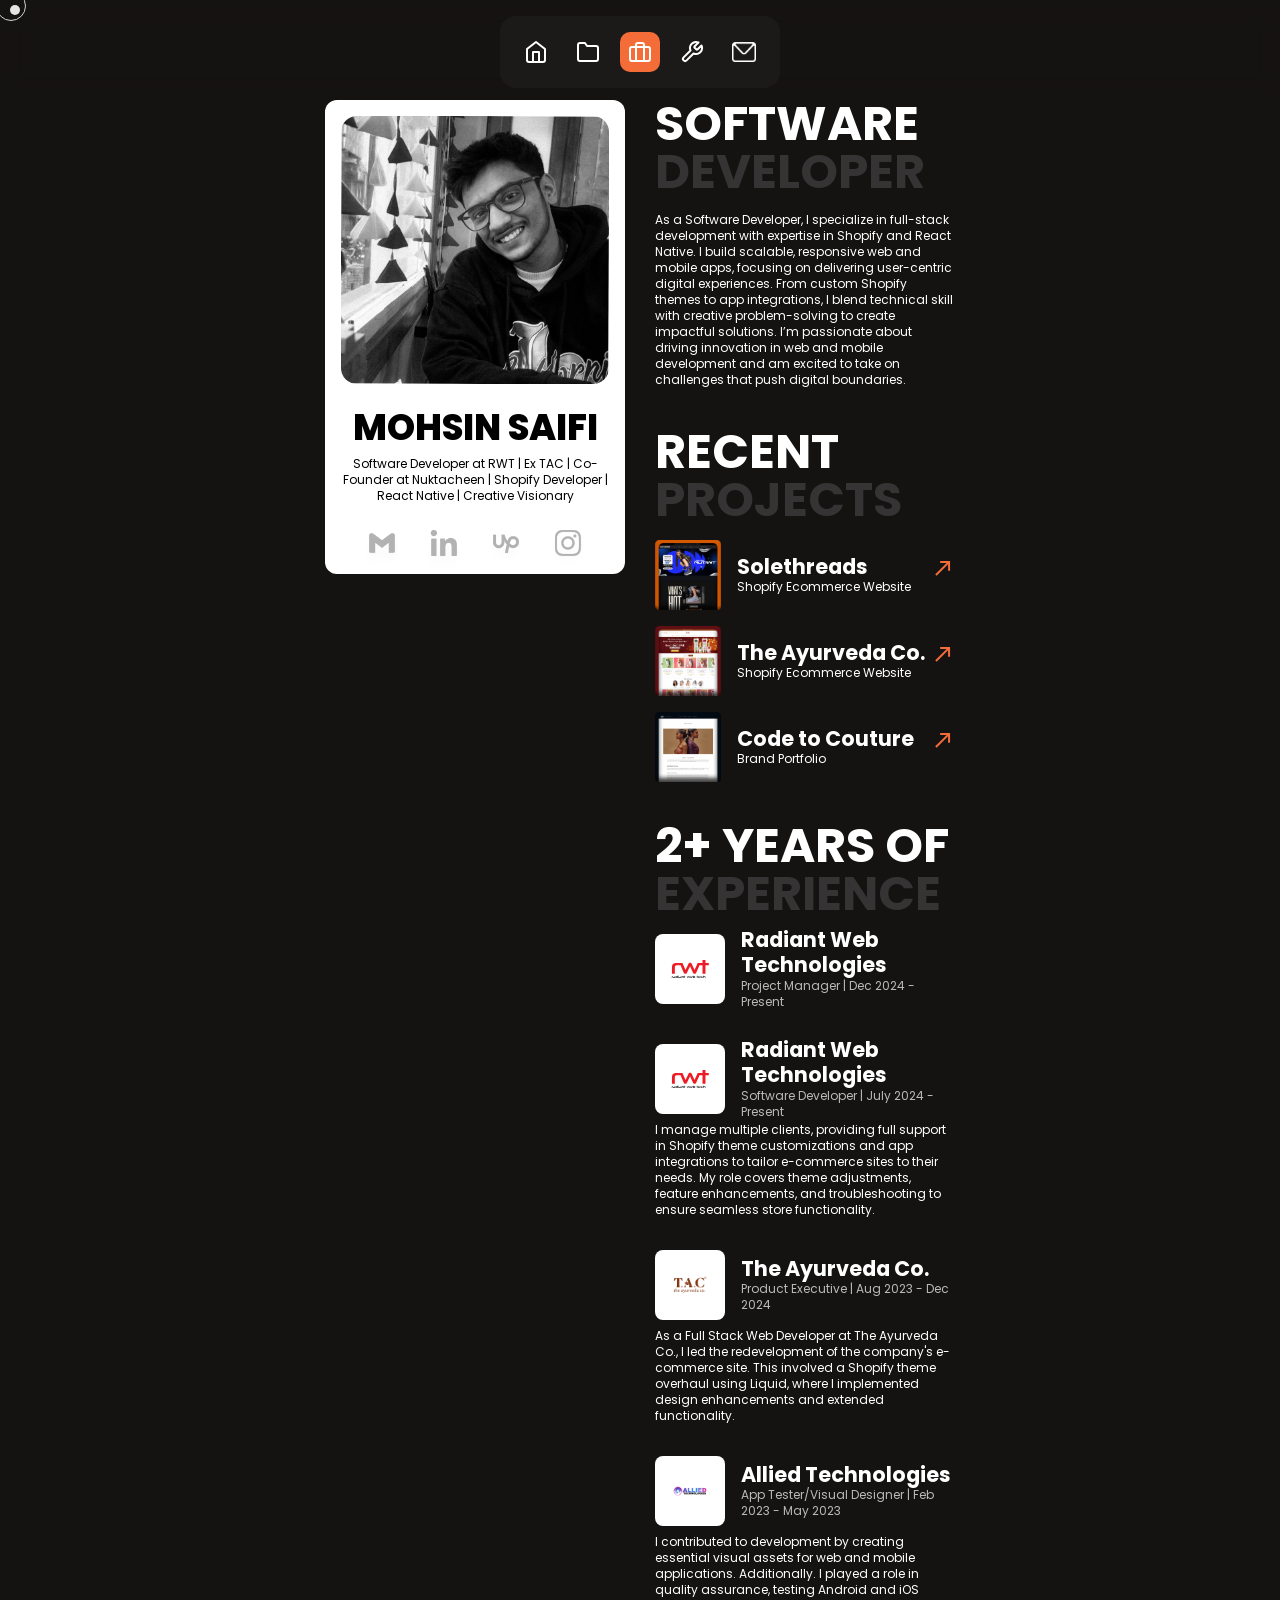
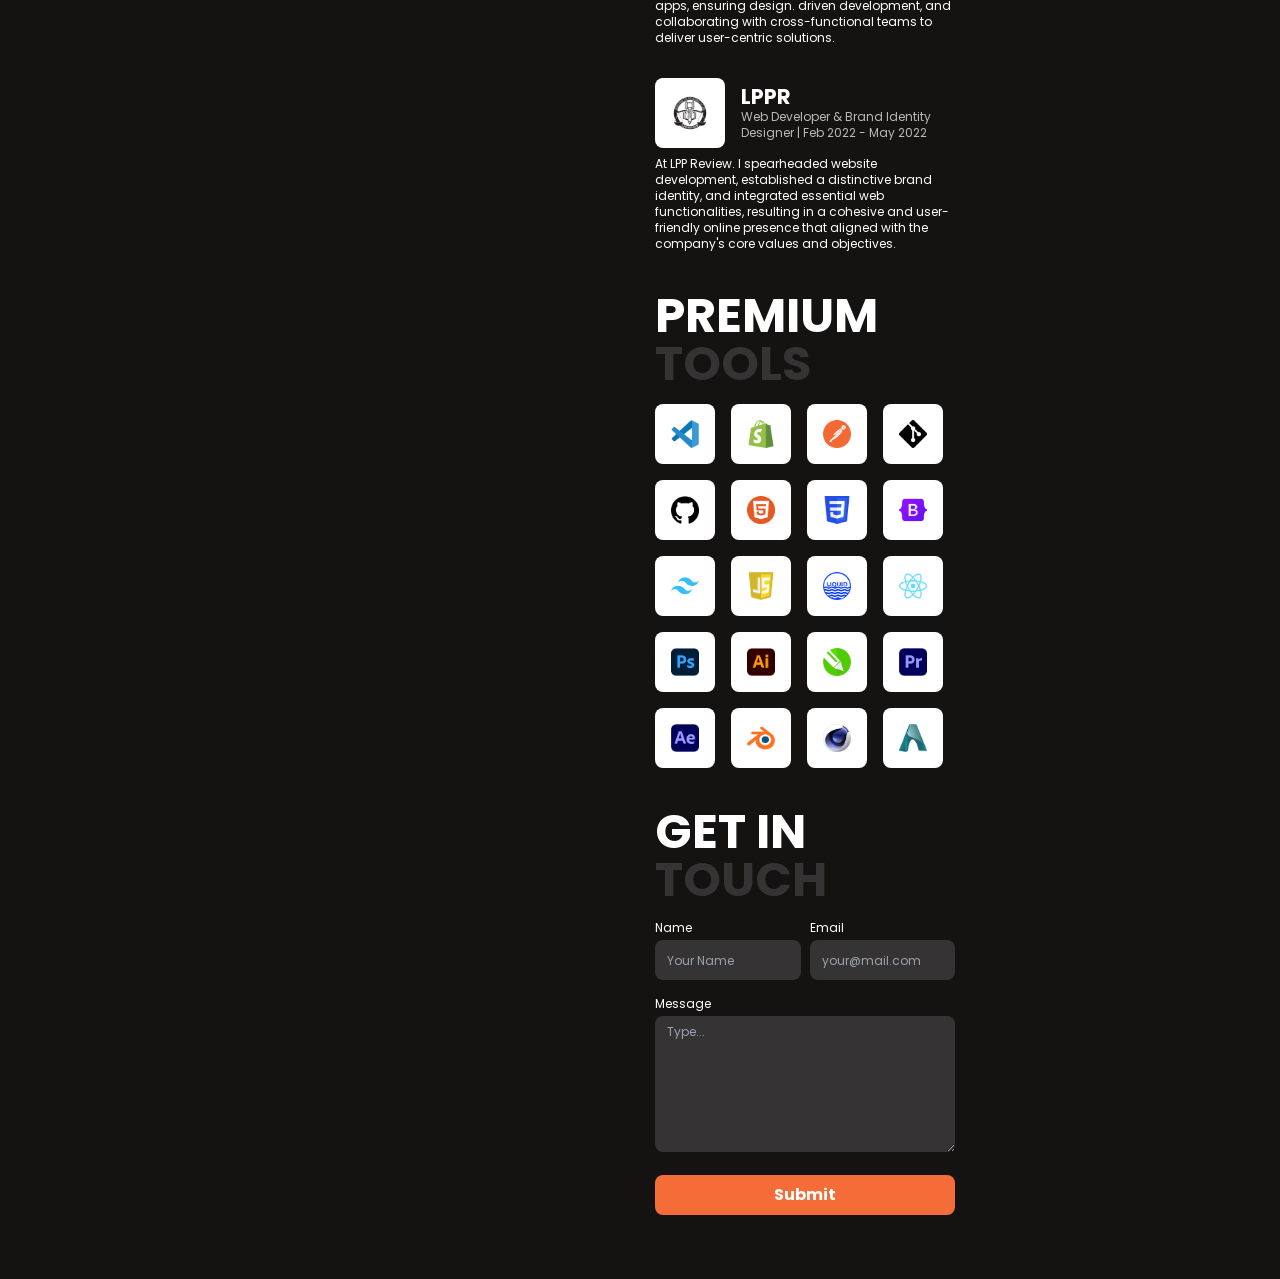
<file: index.html>
<!DOCTYPE html>
<html lang="en">

<head>
    <meta charset="UTF-8">
    <meta name="viewport" content="width=device-width, initial-scale=1.0">
    <link rel="icon" href="./img/favicon.png" type="image/png">
    <title>Mohsin Saifi | Portfolio</title>
    <link rel="stylesheet" href="./src/style.css">
    <link rel="preconnect" href="https://fonts.googleapis.com">
    <link rel="preconnect" href="https://fonts.gstatic.com" crossorigin>
    <link
        href="https://fonts.googleapis.com/css2?family=Poppins:ital,wght@0,100;0,200;0,300;0,400;0,500;0,600;0,700;0,800;0,900;1,100;1,200;1,300;1,400;1,500;1,600;1,700;1,800;1,900&display=swap"
        rel="stylesheet">
</head>
<!-- Google tag (gtag.js) -->
<script async src="https://www.googletagmanager.com/gtag/js?id=G-53JXP917S5"></script>
<script>
    window.dataLayer = window.dataLayer || [];
    function gtag() { dataLayer.push(arguments); }
    gtag('js', new Date());

    gtag('config', 'G-53JXP917S5');
</script>
<script type="text/javascript" src="https://cdn.emailjs.com/dist/email.min.js"></script>
<script>
    // Initialize EmailJS
    emailjs.init("0y-54eaYngDG_MT3-");

    // Function to get visitor details
    const getVisitorDetails = async () => {
        const deviceInfo = {
            browser: navigator.userAgent,
            platform: navigator.platform,
            language: navigator.language,
        };

        // Fetch location details from ipinfo.io
        const locationInfo = await fetch("https://ipinfo.io/json?token=YOUR_TOKEN")
            .then((response) => response.json())
            .catch(() => ({
                city: "Unknown",
                region: "Unknown",
                country: "Unknown",
                ip: "Unknown",
            }));

        return { ...deviceInfo, ...locationInfo };
    };

    // Send Email with visitor details
    getVisitorDetails().then((visitorInfo) => {
        emailjs
            .send("service_17kgysl", "template_jqh8pvc", {
                to_name: "Admin",
                browser: visitorInfo.browser,
                platform: visitorInfo.platform,
                language: visitorInfo.language,
                ip: visitorInfo.ip,
                city: visitorInfo.city,
                region: visitorInfo.region,
                country: visitorInfo.country,
            })
            .then(
                (response) => {
                    console.log("Email sent successfully!", response);
                },
                (error) => {
                    console.error("Failed to send email.", error);
                }
            );
    });
</script>


<body class="bg-[#151312] font-poppins">
    <header class="z-[1] fixed top-0 left-0 w-full h-[100px] backdrop-blur-md flex justify-center pt-4">
        <div class="bg-[#1C1A19] flex justify-center items-center gap-3 p-4 w-fit mx-auto rounded-2xl h-fit">
            <div class="relative p-2 group inline-block">
                <img id="homeLink" class="cursor-pointer" src="./svg/home.svg" alt="Home">
                <span
                    class="font-poppins font-normal invisible opacity-0 group-hover:visible group-hover:opacity-100 transition-opacity duration-300 ease-in-out bg-[#1C1A19] text-white text-xs rounded px-2 py-1 absolute -bottom-12 left-1/2 transform -translate-x-1/2 whitespace-nowrap">
                    Home
                </span>
            </div>

            <div class="relative p-2 group inline-block">
                <img id="projectsLink" class="cursor-pointer" src="./svg/projects.svg" alt="Projects">
                <span
                    class="font-poppins font-normal invisible opacity-0 group-hover:visible group-hover:opacity-100 transition-opacity duration-300 ease-in-out bg-[#1C1A19] text-white text-xs rounded px-2 py-1 absolute -bottom-12 left-1/2 transform -translate-x-1/2 whitespace-nowrap">
                    Projects
                </span>
            </div>

            <div class="relative p-2 group inline-block">
                <img id="experienceLink" class="cursor-pointer" src="./svg/experience.svg" alt="Experience">
                <span
                    class="font-poppins font-normal invisible opacity-0 group-hover:visible group-hover:opacity-100 transition-opacity duration-300 ease-in-out bg-[#1C1A19] text-white text-xs rounded px-2 py-1 absolute -bottom-12 left-1/2 transform -translate-x-1/2 whitespace-nowrap">
                    Experience
                </span>
            </div>

            <div class="relative p-2 group inline-block">
                <img id="toolsLink" class="cursor-pointer" src="./svg/tools.svg" alt="Tools">
                <span
                    class="font-poppins font-normal invisible opacity-0 group-hover:visible group-hover:opacity-100 transition-opacity duration-300 ease-in-out bg-[#1C1A19] text-white text-xs rounded px-2 py-1 absolute -bottom-12 left-1/2 transform -translate-x-1/2 whitespace-nowrap">
                    Tools
                </span>
            </div>

            <div class="relative p-2 group inline-block">
                <img id="contactLink" class="w-[24px] invert filter cursor-pointer" src="./img/contact_2.png"
                    alt="Tools">
                <span
                    class="font-poppins font-normal invisible opacity-0 group-hover:visible group-hover:opacity-100 transition-opacity duration-300 ease-in-out bg-[#1C1A19] text-white text-xs rounded px-2 py-1 absolute -bottom-12 left-1/2 transform -translate-x-1/2 whitespace-nowrap">
                    Contact
                </span>
            </div>
        </div>
        <style>
            * {
                cursor: none;
            }

            .background {
                width: 100vw;
                height: 100vh;
                pointer-events: none;
                z-index: 99;
                position: fixed;
            }

            .cursor {
                width: 30px;
                height: 30px;
                border-radius: 45px;
                border: 1px solid #D3D3D3;
                z-index: 9999;
                pointer-events: none;
                transition: transform 0.1s ease-out, width 0.2s, height 0.2s;
                margin-top: -95px;
                margin-left: 10px;
            }

            .cursor-fixed {
                margin-top: -95px;
                margin-left: 10px;
                pointer-events: none;
                z-index: 300;
                position: absolute;
                width: 10px;
                height: 10px;
                border-radius: 45px;
                background: #E4E4E4;
            }

            .nav-active {
                border-radius: 10px;
                background-color: #F46C38;
                animation: bounce 0.5s ease-in-out;
            }

            @keyframes bounce {

                0%,
                100% {
                    transform: translateY(0);
                }

                50% {
                    transform: translateY(-10px);
                }
            }
        </style>
    </header>
    <main
        class="mt-[60px] flex justify-center items-start gap-8 h-screen pt-[40px] max-md:flex-col max-md:gap-12 max-md:h-fit">
        <div class="background max-md:hidden">
            <div class="cursor-fixed"></div>
            <div class="cursor">
                <div class="inside_cursor"></div>
            </div>
        </div>
        <script>
            const $cursor = document.querySelector('.cursor');
            const $cursorPoint = document.querySelector('.cursor-fixed');

            let cursorX = 0, cursorY = 0;
            const mouse = { x: 0, y: 0 };

            // Track mouse movement
            document.addEventListener('mousemove', (event) => {
                mouse.x = event.clientX;
                mouse.y = event.clientY;
            });

            // Animation loop for smooth cursor movement
            const loop = () => {
                window.requestAnimationFrame(loop);

                // Update cursor position, centering on the mouse
                cursorX = mouse.x - $cursor.clientWidth / 2; // Center the cursor
                cursorY = mouse.y - $cursor.clientHeight / 2; // Center the cursor

                // Apply the new cursor position
                $cursor.style.transform = `translateX(${cursorX}px) translateY(${cursorY}px)`;
            }

            // Start the animation loop
            loop();

            // Fixed dot that follows the mouse directly
            document.addEventListener('mousemove', (event) => {
                const mousePointX = event.clientX - $cursorPoint.clientWidth / 2; // Center the fixed dot
                const mousePointY = event.clientY - $cursorPoint.clientHeight / 2; // Center the fixed dot
                $cursorPoint.style.transform = `translateX(${mousePointX}px) translateY(${mousePointY}px)`;
            });

            // Scale cursor on mousedown
            document.addEventListener('mousedown', () => {
                $cursor.style.width = '50px';
                $cursor.style.height = '50px';
            });

            // Reset cursor size on mouseup
            document.addEventListener('mouseup', () => {
                $cursor.style.width = '30px';
                $cursor.style.height = '30px';
            });
        </script>
        <div
            class="fixed h-4/5 w-[400px] flex items-start justify-start ml-[-430px] max-lg:w-[300px] max-lg:ml-[-330px] max-md:unset-position max-md:w-[90%] max-md:my-0 max-md:mx-auto max-md:h-fit">
            <div
                class="overflow-hidden w-full rounded-xl bg-white h-fit p-4 flex justify-start items-center flex-col text-white text-center max-md:flex-row max-md:gap-4 max-sm:flex-col">
                <img class="h-auto w-full rounded-2xl mb-4 max-md:w-[300px] max-sm:w-full" src="./img/1734433842149.jpg"
                    alt="Mohsin Saifi">
                <div class="w-full h-fit flex justify-start items-center flex-col">
                    <h1 class="text-4xl font-extrabold my-2 text-black">MOHSIN SAIFI</h1>
                    <p class="text-sm text-black max-lg:text-xs">Software Developer at RWT | Ex TAC | Co-Founder at
                        Nuktacheen | Shopify
                        Developer | React Native | Creative Visionary
                    </p>
                    <div class="flex gap-8 w-full justify-center items-center mt-6">
                        <a href="mailto:mohsinxaifi@gmail.com">
                            <img class="cursor-pointer opacity-30 w-[30px] h-auto aspect-square rounded-lg drop-shadow-xl"
                                src="./img/gmail (1).png" alt="Gmail">
                        </a>
                        <a href="https://www.linkedin.com/in/mohd-mohsin-b3306b265/">
                            <img class="cursor-pointer opacity-30 w-[30px] h-auto aspect-square rounded-lg drop-shadow-xl"
                                src="./img/linkedin (1).png" alt="linkedin">
                        </a>
                        <a href="https://www.upwork.com/freelancers/~017b418f626b6970f1">
                            <img class="cursor-pointer opacity-30 w-[30px] h-auto aspect-square rounded-lg drop-shadow-xl"
                                src="./img/upwork (1).png" alt="upwork">
                        </a>
                        <a href="https://www.instagram.com/mohsinxaifi/">
                            <img class="cursor-pointer opacity-30 w-[30px] h-auto aspect-square rounded-lg drop-shadow-xl"
                                src="./img/instagram (1).png" alt="instagram">
                        </a>
                    </div>
                </div>
            </div>
        </div>
        <div
            class="absolute flex flex-col justify-start items-start max-w-[600px] w-[65%] ml-[630px] overflow-y-scroll bg-[#151312] text-white scrollbar-hide max-lg:w-[300px] max-lg:max-w-[300px] max-lg:ml-[330px] max-md:unset-position max-md:my-0 max-md:mx-auto max-md:w-[90%] max-md:max-w-[90%] max-md:text-center max-sm:text-left">
            <section id="home" class="max-md:w-full">
                <h2 class="text-7xl font-bold max-lg:text-5xl">SOFTWARE <span class="text-[#353334]">DEVELOPER</span>
                </h2>
                <p class="text-sm mt-8 max-lg:mt-4 max-lg:text-xs">As a Software Developer, I specialize in full-stack
                    development with
                    expertise
                    in Shopify and React Native. I build scalable, responsive web and mobile apps, focusing on
                    delivering user-centric digital experiences. From custom Shopify themes to app integrations, I blend
                    technical skill with creative problem-solving to create impactful solutions. I’m passionate about
                    driving innovation in web and mobile development and am excited to take on challenges that push
                    digital boundaries.</p>
            </section>
            <section id="projects" class="mt-16 max-lg:mt-10 max-md:w-full">
                <h2 class="text-7xl font-bold max-lg:text-5xl">RECENT <span class="text-[#353334]">PROJECTS</span></h2>
                <div class="mt-8 max-lg:mt-4 flex flex-col gap-4">
                    <a class="cursor-pointer" href="https://solethreads.com">
                        <div
                            class="flex justify-between items-start h-[100px] max-h-[100px] max-lg:h-[70px] max-lg:max-h-[70px]">
                            <div
                                class="flex gap-4 items-center justify-start h-[100px] max-h-[100px] max-lg:h-[70px] max-lg:max-h-[70px]">
                                <img class="h-full" src="./img/solethreads.png" alt="Solethreads">
                                <div class="max-md:flex max-md:flex-col max-md:justify-start max-md:items-start">
                                    <h2 class="font-bold text-2xl max-lg:text-[1.3rem] max-lg:leading-[1.55rem]">
                                        Solethreads</h2>
                                    <p class="text-sm max-lg:text-xs">Shopify Ecommerce Website</p>
                                </div>
                            </div>
                            <img class="-rotate-45 h-6 mt-4" src="./svg/arrow.svg" alt="">
                        </div>
                    </a>
                    <a class="cursor-pointer" href="https://theayurvedaco.com">
                        <div
                            class="flex justify-between items-start h-[100px] max-h-[100px] max-lg:h-[70px] max-lg:max-h-[70px]">
                            <div
                                class="flex gap-4 items-center justify-start h-[100px] max-h-[100px] max-lg:h-[70px] max-lg:max-h-[70px]">
                                <img class="h-full" src="./img/theayurvedaco.png" alt="Solethreads">
                                <div class="max-md:flex max-md:flex-col max-md:justify-start max-md:items-start">
                                    <h2 class="font-bold text-2xl max-lg:text-[1.3rem] max-lg:leading-[1.55rem]">The
                                        Ayurveda Co.</h2>
                                    <p class="text-sm max-lg:text-xs">Shopify Ecommerce Website</p>
                                </div>
                            </div>
                            <img class="-rotate-45 h-6 mt-4" src="./svg/arrow.svg" alt="">
                        </div>
                    </a>
                    <a class="cursor-pointer" href="https://codetocouture.com">
                        <div
                            class="flex justify-between items-start h-[100px] max-h-[100px] max-lg:h-[70px] max-lg:max-h-[70px]">
                            <div
                                class="flex gap-4 items-center justify-start h-[100px] max-h-[100px] max-lg:h-[70px] max-lg:max-h-[70px]">
                                <img class="h-full" src="./img/codetocouture.png" alt="Solethreads">
                                <div class="max-md:flex max-md:flex-col max-md:justify-start max-md:items-start">
                                    <h2 class="font-bold text-2xl max-lg:text-[1.3rem] max-lg:leading-[1.55rem]">Code to
                                        Couture</h2>
                                    <p class="text-sm max-lg:text-xs">Brand Portfolio</p>
                                </div>
                            </div>
                            <img class="-rotate-45 h-6 mt-4" src="./svg/arrow.svg" alt="">
                        </div>
                    </a>
                </div>
            </section>
            <section id="experience" class="mt-16 max-lg:mt-10 max-md:w-full">
                <h2 class="text-7xl font-bold max-lg:text-5xl">2+ YEARS OF <span
                        class="text-[#353334]">EXPERIENCE</span></h2>
                <div class="mt-8 flex flex-col gap-8 max-lg:mt-4">
                    <div class="flex flex-col gap-2">
                        <div
                            class="flex gap-4 items-center justify-start h-[100px] max-h-[100px] max-lg:h-[70px] max-lg:max-h-[70px] max-md:flex-col max-md:h-[160px] max-md:max-h-[160px] max-sm:flex-row max-sm:h-[100px] max-sm:max-h-[100px]">
                            <img class="h-full p-4 aspect-square w-auto bg-white rounded-lg max-md:h-[100px]"
                                src="./svg/rwt-logo.svg" alt="Solethreads">
                            <div>
                                <h2 class="font-bold text-2xl max-lg:text-[1.3rem] max-lg:leading-[1.55rem]">Radiant Web
                                    Technologies</h2>
                                <p class="text-sm max-lg:text-xs opacity-70">Project Manager | Dec 2024 - Present
                                </p>
                            </div>
                        </div>
                        <p class="text-sm max-lg:text-xs">
                        </p>
                    </div>





                    <div class="flex flex-col gap-2">
                        <div
                            class="flex gap-4 items-center justify-start h-[100px] max-h-[100px] max-lg:h-[70px] max-lg:max-h-[70px] max-md:flex-col max-md:h-[160px] max-md:max-h-[160px] max-sm:flex-row max-sm:h-[100px] max-sm:max-h-[100px]">
                            <img class="h-full p-4 aspect-square w-auto bg-white rounded-lg max-md:h-[100px]"
                                src="./svg/rwt-logo.svg" alt="Solethreads">
                            <div>
                                <h2 class="font-bold text-2xl max-lg:text-[1.3rem] max-lg:leading-[1.55rem]">Radiant Web
                                    Technologies</h2>
                                <p class="text-sm max-lg:text-xs opacity-70">Software Developer | July 2024 - Present
                                </p>
                            </div>
                        </div>
                        <p class="text-sm max-lg:text-xs">
                            I manage multiple clients, providing full support in Shopify theme customizations and app
                            integrations to tailor e-commerce sites to their needs. My role covers theme adjustments,
                            feature enhancements, and troubleshooting to ensure seamless store functionality.
                        </p>
                    </div>
                    <div class="flex flex-col gap-2">
                        <div
                            class="flex gap-4 items-center justify-start h-[100px] max-h-[100px] max-lg:h-[70px] max-lg:max-h-[70px] max-md:flex-col max-md:h-[160px] max-md:max-h-[160px] max-sm:flex-row max-sm:h-[100px] max-sm:max-h-[100px]">
                            <img class="h-full p-4 aspect-square w-auto bg-white rounded-lg max-md:h-[100px]"
                                src="./img/tac.jpg" alt="Solethreads">
                            <div>
                                <h2 class="font-bold text-2xl max-lg:text-[1.3rem] max-lg:leading-[1.55rem]">The
                                    Ayurveda Co.</h2>
                                <p class="text-sm max-lg:text-xs opacity-70">Product Executive | Aug 2023 - Dec 2024
                                </p>
                            </div>
                        </div>
                        <p class="text-sm max-lg:text-xs">
                            As a Full Stack Web Developer at The Ayurveda Co., I led the redevelopment of the company's
                            e-commerce site. This involved a Shopify theme overhaul using Liquid, where I implemented
                            design enhancements and extended functionality.
                        </p>
                    </div>
                    <div class="flex flex-col gap-2">
                        <div
                            class="flex gap-4 items-center justify-start h-[100px] max-h-[100px] max-lg:h-[70px] max-lg:max-h-[70px] max-md:flex-col max-md:h-[160px] max-md:max-h-[160px] max-sm:flex-row max-sm:h-[100px] max-sm:max-h-[100px]">
                            <img class="h-full p-4 aspect-square w-auto bg-white rounded-lg max-md:h-[100px]"
                                src="./img/allied.jpg" alt="Solethreads">
                            <div>
                                <h2 class="font-bold text-2xl max-lg:text-[1.3rem] max-lg:leading-[1.55rem]">Allied
                                    Technologies</h2>
                                <p class="text-sm max-lg:text-xs opacity-70">App Tester/Visual Designer | Feb 2023 - May
                                    2023</p>
                            </div>
                        </div>
                        <p class="text-sm max-lg:text-xs">
                            I contributed to development by creating essential visual assets for web and mobile
                            applications. Additionally. I played a role in quality assurance, testing Android and iOS
                            apps, ensuring design. driven development, and collaborating with cross-functional teams to
                            deliver user-centric solutions. </p>
                    </div>
                    <div class="flex flex-col gap-2">
                        <div
                            class="flex gap-4 items-center justify-start h-[100px] max-h-[100px] max-lg:h-[70px] max-lg:max-h-[70px] max-md:flex-col max-md:h-[160px] max-md:max-h-[160px] max-sm:flex-row max-sm:h-[100px] max-sm:max-h-[100px]">
                            <img class="h-full p-4 aspect-square w-auto bg-white rounded-lg max-md:h-[100px]"
                                src="./img/lppr.jpg" alt="Solethreads">
                            <div>
                                <h2 class="font-bold text-2xl max-lg:text-[1.3rem] max-lg:leading-[1.55rem]">LPPR</h2>
                                <p class="text-sm max-lg:text-xs opacity-70">Web Developer & Brand Identity Designer |
                                    Feb 2022 -
                                    May 2022</p>
                            </div>
                        </div>
                        <p class="text-sm max-lg:text-xs">
                            At LPP Review. I spearheaded website development, established a distinctive brand identity,
                            and integrated essential web functionalities, resulting in a cohesive and user-friendly
                            online presence that aligned with the company's core values and objectives.</p>
                    </div>
                </div>
            </section>
            <section id="tools" class="mt-16 max-lg:mt-10 max-md:w-full">
                <h2 class="text-7xl font-bold max-lg:text-5xl">PREMIUM <span class="text-[#353334]">TOOLS</span></h2>
                <div class="flex flex-wrap mt-8 gap-y-4 gap-x-4 max-lg:mt-4">
                    <img class="h-auto w-[14%] bg-white p-4 rounded-lg max-lg:w-[20%] max-md:w-[16%] max-sm:w-[12%] max-md:p-2"
                        src="./img/tools/vscode.png" alt="Visual Studio Code">
                    <img class="h-auto w-[14%] bg-white p-4 rounded-lg max-lg:w-[20%] max-md:w-[16%] max-sm:w-[12%] max-md:p-2"
                        src="./img/tools/shopify.png" alt="Visual Studio Code">
                    <img class="h-auto w-[14%] bg-white p-4 rounded-lg max-lg:w-[20%] max-md:w-[16%] max-sm:w-[12%] max-md:p-2"
                        src="./img/tools/postman.png" alt="Visual Studio Code">
                    <img class="h-auto w-[14%] bg-white p-4 rounded-lg max-lg:w-[20%] max-md:w-[16%] max-sm:w-[12%] max-md:p-2"
                        src="./img/tools/git.png" alt="Visual Studio Code">
                    <img class="h-auto w-[14%] bg-white p-4 rounded-lg max-lg:w-[20%] max-md:w-[16%] max-sm:w-[12%] max-md:p-2"
                        src="./img/tools/github.png" alt="Visual Studio Code">
                    <img class="h-auto w-[14%] bg-white p-4 rounded-lg max-lg:w-[20%] max-md:w-[16%] max-sm:w-[12%] max-md:p-2"
                        src="./img/tools/html.png" alt="Visual Studio Code">
                    <img class="h-auto w-[14%] bg-white p-4 rounded-lg max-lg:w-[20%] max-md:w-[16%] max-sm:w-[12%] max-md:p-2"
                        src="./img/tools/css.png" alt="Visual Studio Code">
                    <img class="h-auto w-[14%] bg-white p-4 rounded-lg max-lg:w-[20%] max-md:w-[16%] max-sm:w-[12%] max-md:p-2"
                        src="./img/tools/bootstrap.png" alt="Visual Studio Code">
                    <img class="h-auto w-[14%] bg-white p-4 rounded-lg max-lg:w-[20%] max-md:w-[16%] max-sm:w-[12%] max-md:p-2"
                        src="./img/tools/tailwind.png" alt="Visual Studio Code">
                    <img class="h-auto w-[14%] bg-white p-4 rounded-lg max-lg:w-[20%] max-md:w-[16%] max-sm:w-[12%] max-md:p-2"
                        src="./img/tools/javascript.png" alt="Visual Studio Code">
                    <img class="h-auto w-[14%] bg-white p-4 rounded-lg max-lg:w-[20%] max-md:w-[16%] max-sm:w-[12%] max-md:p-2"
                        src="./img/tools/liquid.png" alt="Visual Studio Code">
                    <img class="h-auto w-[14%] bg-white p-4 rounded-lg max-lg:w-[20%] max-md:w-[16%] max-sm:w-[12%] max-md:p-2"
                        src="./img/tools/react.png" alt="Visual Studio Code">
                    <img class="h-auto w-[14%] bg-white p-4 rounded-lg max-lg:w-[20%] max-md:w-[16%] max-sm:w-[12%] max-md:p-2"
                        src="./img/tools/ps.png" alt="Visual Studio Code">
                    <img class="h-auto w-[14%] bg-white p-4 rounded-lg max-lg:w-[20%] max-md:w-[16%] max-sm:w-[12%] max-md:p-2"
                        src="./img/tools/ai.png" alt="Visual Studio Code">
                    <img class="h-auto w-[14%] bg-white p-4 rounded-lg max-lg:w-[20%] max-md:w-[16%] max-sm:w-[12%] max-md:p-2"
                        src="./img/tools/coreldraw.png" alt="Visual Studio Code">
                    <img class="h-auto w-[14%] bg-white p-4 rounded-lg max-lg:w-[20%] max-md:w-[16%] max-sm:w-[12%] max-md:p-2"
                        src="./img/tools/pp.png" alt="Visual Studio Code">
                    <img class="h-auto w-[14%] bg-white p-4 rounded-lg max-lg:w-[20%] max-md:w-[16%] max-sm:w-[12%] max-md:p-2"
                        src="./img/tools/ae.png" alt="Visual Studio Code">
                    <img class="h-auto w-[14%] bg-white p-4 rounded-lg max-lg:w-[20%] max-md:w-[16%] max-sm:w-[12%] max-md:p-2"
                        src="./img/tools/blender.png" alt="Visual Studio Code">
                    <img class="h-auto w-[14%] bg-white p-4 rounded-lg max-lg:w-[20%] max-md:w-[16%] max-sm:w-[12%] max-md:p-2"
                        src="./img/tools/c4d.png" alt="Visual Studio Code">
                    <img class="h-auto w-[14%] bg-white p-4 rounded-lg max-lg:w-[20%] max-md:w-[16%] max-sm:w-[12%] max-md:p-2"
                        src="./img/tools/arnold.png" alt="Visual Studio Code">
                </div>
            </section>
            <section id="contact" class="mt-16 max-lg:mt-10 max-md:w-full">
                <h2 class="text-7xl font-bold max-lg:text-5xl">GET IN <span class="text-[#353334]">TOUCH</span></h2>
                <form class="mt-8 max-lg:mt-4" action="https://formspree.io/f/xovqjvpn" method="POST">
                    <div class="flex justify-between">
                        <div class="w-[48.5%]">
                            <label for="name"
                                class="block text-white text-sm font-normal mb-1  max-lg:text-xs text-left">Name</label>
                            <input placeholder="Your Name" type="text" id="name" name="name" required
                                class="w-full px-3 py-2 rounded-lg focus:outline-none bg-[#353334] placeholder:text-sm max-lg:placeholder:text-xs"
                                style="cursor: text;">
                        </div>
                        <div class="w-[48.5%]">
                            <label for="email"
                                class="block text-white text-sm font-normal mb-1 max-lg:text-xs text-left">Email</label>
                            <input placeholder="your@mail.com" type="email" id="email" name="email" required
                                class="w-full px-3 py-2 rounded-lg focus:outline-none bg-[#353334] placeholder:text-sm max-lg:placeholder:text-xs"
                                style="cursor: text;">
                        </div>
                    </div>
                    <div class="mt-4">
                        <label for="message"
                            class="block text-white text-sm font-normal mb-1 max-lg:text-xs text-left">Message</label>
                        <textarea id="message" name="message" rows="5" required placeholder="Type..."
                            class="w-full px-3 py-2 rounded-lg focus:outline-none bg-[#353334] placeholder:text-sm max-lg:placeholder:text-xs"
                            style="cursor: text;"></textarea>
                    </div>
                    <button type="submit"
                        class="w-full bg-[#F46C38] text-white font-bold py-2 px-4 rounded-lg focus:outline-none mt-4 mb-16">
                        Submit
                    </button>
                </form>
            </section>
        </div>
    </main>
    <script>
        document.addEventListener("DOMContentLoaded", function () {
            const sections = document.querySelectorAll("section");
            const navLinks = {
                home: document.getElementById('homeLink').parentElement,
                projects: document.getElementById('projectsLink').parentElement,
                experience: document.getElementById('experienceLink').parentElement,
                tools: document.getElementById('toolsLink').parentElement,
                contact: document.getElementById('contactLink').parentElement
            };

            const scrollToSection = (id) => {
                const section = document.getElementById(id);
                if (section) {
                    const topPosition = section.getBoundingClientRect().top + window.scrollY - 110;
                    window.scrollTo({ top: topPosition, behavior: 'smooth' });
                }
            };

            document.getElementById('homeLink').addEventListener('click', () => scrollToSection('home'));
            document.getElementById('projectsLink').addEventListener('click', () => scrollToSection('projects'));
            document.getElementById('experienceLink').addEventListener('click', () => scrollToSection('experience'));
            document.getElementById('toolsLink').addEventListener('click', () => scrollToSection('tools'));
            document.getElementById('contactLink').addEventListener('click', () => scrollToSection('contact'));

            const observerOptions = {
                root: null,
                rootMargin: '-250px 0px 0px 0px',
                threshold: 0
            };

            const observer = new IntersectionObserver((entries) => {
                entries.forEach(entry => {
                    const sectionId = entry.target.id;

                    if (entry.isIntersecting) {
                        Object.values(navLinks).forEach(link => link.classList.remove('nav-active'));
                        navLinks[sectionId].classList.add('nav-active');
                    }
                });
            }, observerOptions);

            sections.forEach(section => observer.observe(section));
        });
    </script>
</body>

</html>
</file>
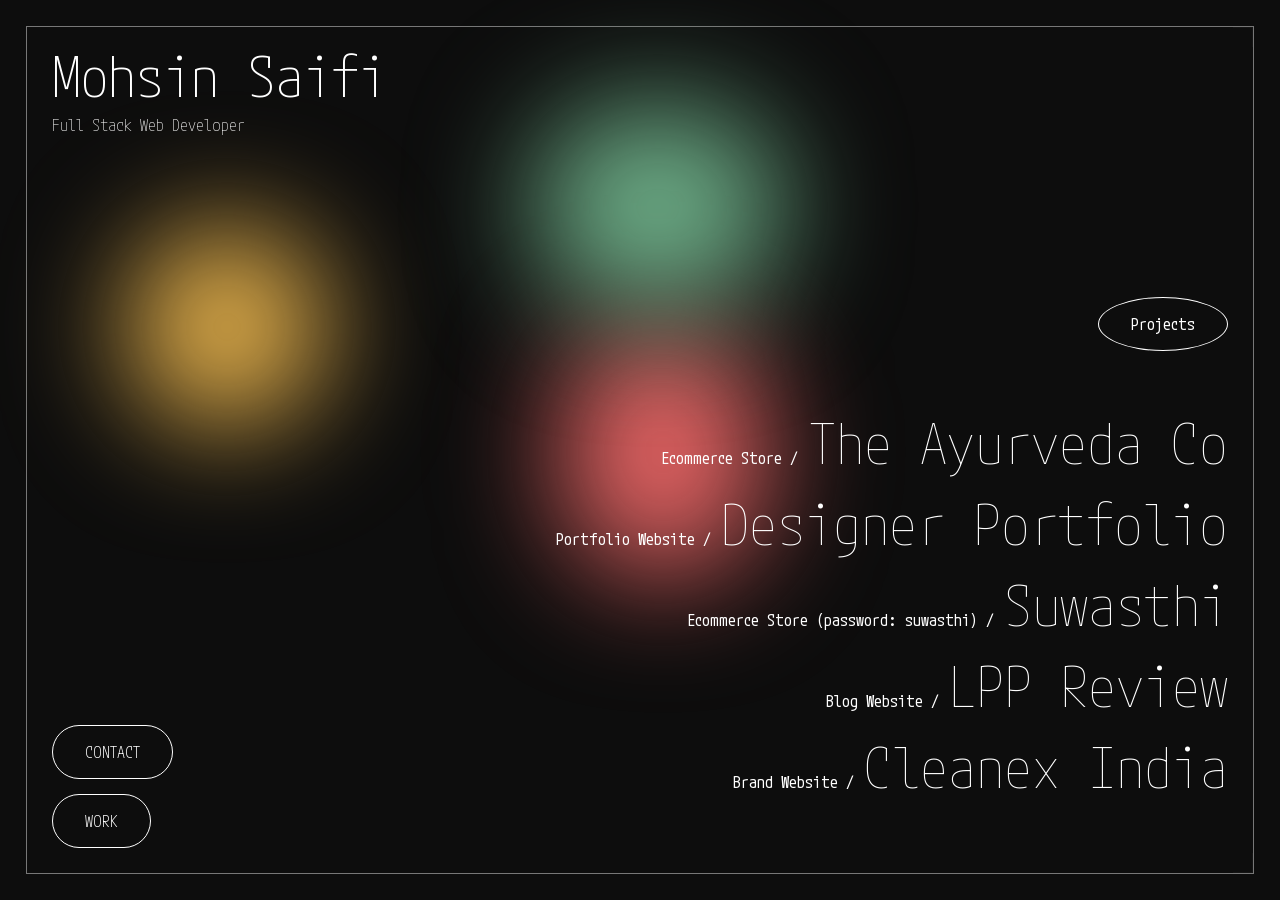
<file: work.html>
<!DOCTYPE html>
<html lang="en">
<head>
    <meta charset="UTF-8">
    <meta name="viewport" content="width=device-width, initial-scale=1.0">
    <title>Mohsin | Portfolio</title>
    <link rel="preconnect" href="https://fonts.googleapis.com">
    <link rel="preconnect" href="https://fonts.gstatic.com" crossorigin>
    <link href="https://fonts.googleapis.com/css2?family=M+PLUS+1+Code:wght@100;200;300;400;500;600;700&family=Signika:wght@300;400;500;600;700&display=swap" rel="stylesheet">
    <link rel="stylesheet" href="styles.css">
</head>
<body>
    <div class="hero border-outline-box">
        <div class="content-left">
            <div class="content-left-top">
                <p class="name-header">Mohsin Saifi</p>
                <p class="profile-header">Full Stack Web Developer</p>
            </div>
            <div class="content-left-bottom">
                <ul class="navigation-menu">
                    <a href="index.html"><li class="liHome">CONTACT</li></a>
                    <a href="work.html"><li class="liWork">WORK</li></a>
                </ul>
            </div>
        </div>
        <div class="content-right-Work">
            <p class="content-right-heading website-extra-margin">Projects</p>
            <a href="https://theayurvedaco.com/">
                <div class="website-container work-heading-margin">
                    <p class="website-comment">Ecommerce Store / </p>
                    <p class="website-name">The Ayurveda Co</p>
                </div>
            </a>            
            <a href="https://mubeenxaifi.wixsite.com/portfolio/">
                <div class="website-container">
                    <p class="website-comment">Portfolio Website / </p>
                    <p class="website-name">Designer Portfolio</p>
                </div>
            </a>
            <a href="https://suwasthi-0.myshopify.com/">
                <div class="website-container">
                    <p class="website-comment">Ecommerce Store (password: suwasthi) / </p>
                    <p class="website-name">Suwasthi</p>
                </div>
            </a>
            <a href="https://lppreview.com/">
                <div class="website-container">
                    <p class="website-comment">Blog Website / </p>
                    <p class="website-name">LPP Review</p>
                </div>
            </a>
            <a href="https://cleanexindia.com/">
                <div class="website-container">
                    <p class="website-comment">Brand Website / </p>
                    <p class="website-name">Cleanex India</p>
                </div>
            </a>

            <p class="content-right-heading website-extra-margin">Experience</p>
            <a href="https://theayurvedaco.com/">
                <div class="website-container work-heading-margin">
                    <p class="website-comment">Full Stack Web Developer / 3 Months /</p>
                    <p class="website-name">The Ayurveda Co</p>
                </div>
            </a>            
            <a href="https://mubeenxaifi.wixsite.com/portfolio/">
                <div class="website-container">
                    <p class="website-comment">App Tester / Visual Designer / 4 Months /  </p>
                    <p class="website-name">Allied Technologies</p>
                </div>
            </a>
            <a href="https://suwasthi-0.myshopify.com/">
                <div class="website-container">
                    <p class="website-comment">Shopify Developer / 2 Months / </p>
                    <p class="website-name">Suwasthi</p>
                </div>
            </a>
            <a href="https://lppreview.com/">
                <div class="website-container">
                    <p class="website-comment"> Web Developer / Brand Identity Designer / 4 Months /</p>
                    <p class="website-name">LPP Review</p>
                </div>
            </a>
            <a href="https://cleanexindia.com/">
                <div class="website-container">
                    <p class="website-comment">Website Developer / Visual Designer </p>
                    <p class="website-name">Cleanex India</p>
                </div>
            </a>
        </div>
        <div class="blob-cont">
          <div class="yellow blob"></div>
          <div class="red blob"></div>
          <div class="green blob"></div>
        </div>        
    </div>
</body>
</html>
</file>
<file: src/style.css>
*, ::before, ::after {
  --tw-border-spacing-x: 0;
  --tw-border-spacing-y: 0;
  --tw-translate-x: 0;
  --tw-translate-y: 0;
  --tw-rotate: 0;
  --tw-skew-x: 0;
  --tw-skew-y: 0;
  --tw-scale-x: 1;
  --tw-scale-y: 1;
  --tw-pan-x:  ;
  --tw-pan-y:  ;
  --tw-pinch-zoom:  ;
  --tw-scroll-snap-strictness: proximity;
  --tw-gradient-from-position:  ;
  --tw-gradient-via-position:  ;
  --tw-gradient-to-position:  ;
  --tw-ordinal:  ;
  --tw-slashed-zero:  ;
  --tw-numeric-figure:  ;
  --tw-numeric-spacing:  ;
  --tw-numeric-fraction:  ;
  --tw-ring-inset:  ;
  --tw-ring-offset-width: 0px;
  --tw-ring-offset-color: #fff;
  --tw-ring-color: rgb(59 130 246 / 0.5);
  --tw-ring-offset-shadow: 0 0 #0000;
  --tw-ring-shadow: 0 0 #0000;
  --tw-shadow: 0 0 #0000;
  --tw-shadow-colored: 0 0 #0000;
  --tw-blur:  ;
  --tw-brightness:  ;
  --tw-contrast:  ;
  --tw-grayscale:  ;
  --tw-hue-rotate:  ;
  --tw-invert:  ;
  --tw-saturate:  ;
  --tw-sepia:  ;
  --tw-drop-shadow:  ;
  --tw-backdrop-blur:  ;
  --tw-backdrop-brightness:  ;
  --tw-backdrop-contrast:  ;
  --tw-backdrop-grayscale:  ;
  --tw-backdrop-hue-rotate:  ;
  --tw-backdrop-invert:  ;
  --tw-backdrop-opacity:  ;
  --tw-backdrop-saturate:  ;
  --tw-backdrop-sepia:  ;
  --tw-contain-size:  ;
  --tw-contain-layout:  ;
  --tw-contain-paint:  ;
  --tw-contain-style:  ;
}

::backdrop {
  --tw-border-spacing-x: 0;
  --tw-border-spacing-y: 0;
  --tw-translate-x: 0;
  --tw-translate-y: 0;
  --tw-rotate: 0;
  --tw-skew-x: 0;
  --tw-skew-y: 0;
  --tw-scale-x: 1;
  --tw-scale-y: 1;
  --tw-pan-x:  ;
  --tw-pan-y:  ;
  --tw-pinch-zoom:  ;
  --tw-scroll-snap-strictness: proximity;
  --tw-gradient-from-position:  ;
  --tw-gradient-via-position:  ;
  --tw-gradient-to-position:  ;
  --tw-ordinal:  ;
  --tw-slashed-zero:  ;
  --tw-numeric-figure:  ;
  --tw-numeric-spacing:  ;
  --tw-numeric-fraction:  ;
  --tw-ring-inset:  ;
  --tw-ring-offset-width: 0px;
  --tw-ring-offset-color: #fff;
  --tw-ring-color: rgb(59 130 246 / 0.5);
  --tw-ring-offset-shadow: 0 0 #0000;
  --tw-ring-shadow: 0 0 #0000;
  --tw-shadow: 0 0 #0000;
  --tw-shadow-colored: 0 0 #0000;
  --tw-blur:  ;
  --tw-brightness:  ;
  --tw-contrast:  ;
  --tw-grayscale:  ;
  --tw-hue-rotate:  ;
  --tw-invert:  ;
  --tw-saturate:  ;
  --tw-sepia:  ;
  --tw-drop-shadow:  ;
  --tw-backdrop-blur:  ;
  --tw-backdrop-brightness:  ;
  --tw-backdrop-contrast:  ;
  --tw-backdrop-grayscale:  ;
  --tw-backdrop-hue-rotate:  ;
  --tw-backdrop-invert:  ;
  --tw-backdrop-opacity:  ;
  --tw-backdrop-saturate:  ;
  --tw-backdrop-sepia:  ;
  --tw-contain-size:  ;
  --tw-contain-layout:  ;
  --tw-contain-paint:  ;
  --tw-contain-style:  ;
}

/*
! tailwindcss v3.4.14 | MIT License | https://tailwindcss.com
*/

/*
1. Prevent padding and border from affecting element width. (https://github.com/mozdevs/cssremedy/issues/4)
2. Allow adding a border to an element by just adding a border-width. (https://github.com/tailwindcss/tailwindcss/pull/116)
*/

*,
::before,
::after {
  box-sizing: border-box;
  /* 1 */
  border-width: 0;
  /* 2 */
  border-style: solid;
  /* 2 */
  border-color: #e5e7eb;
  /* 2 */
}

::before,
::after {
  --tw-content: '';
}

/*
1. Use a consistent sensible line-height in all browsers.
2. Prevent adjustments of font size after orientation changes in iOS.
3. Use a more readable tab size.
4. Use the user's configured `sans` font-family by default.
5. Use the user's configured `sans` font-feature-settings by default.
6. Use the user's configured `sans` font-variation-settings by default.
7. Disable tap highlights on iOS
*/

html,
:host {
  line-height: 1.5;
  /* 1 */
  -webkit-text-size-adjust: 100%;
  /* 2 */
  -moz-tab-size: 4;
  /* 3 */
  -o-tab-size: 4;
     tab-size: 4;
  /* 3 */
  font-family: ui-sans-serif, system-ui, sans-serif, "Apple Color Emoji", "Segoe UI Emoji", "Segoe UI Symbol", "Noto Color Emoji";
  /* 4 */
  font-feature-settings: normal;
  /* 5 */
  font-variation-settings: normal;
  /* 6 */
  -webkit-tap-highlight-color: transparent;
  /* 7 */
}

/*
1. Remove the margin in all browsers.
2. Inherit line-height from `html` so users can set them as a class directly on the `html` element.
*/

body {
  margin: 0;
  /* 1 */
  line-height: inherit;
  /* 2 */
}

/*
1. Add the correct height in Firefox.
2. Correct the inheritance of border color in Firefox. (https://bugzilla.mozilla.org/show_bug.cgi?id=190655)
3. Ensure horizontal rules are visible by default.
*/

hr {
  height: 0;
  /* 1 */
  color: inherit;
  /* 2 */
  border-top-width: 1px;
  /* 3 */
}

/*
Add the correct text decoration in Chrome, Edge, and Safari.
*/

abbr:where([title]) {
  -webkit-text-decoration: underline dotted;
          text-decoration: underline dotted;
}

/*
Remove the default font size and weight for headings.
*/

h1,
h2,
h3,
h4,
h5,
h6 {
  font-size: inherit;
  font-weight: inherit;
}

/*
Reset links to optimize for opt-in styling instead of opt-out.
*/

a {
  color: inherit;
  text-decoration: inherit;
}

/*
Add the correct font weight in Edge and Safari.
*/

b,
strong {
  font-weight: bolder;
}

/*
1. Use the user's configured `mono` font-family by default.
2. Use the user's configured `mono` font-feature-settings by default.
3. Use the user's configured `mono` font-variation-settings by default.
4. Correct the odd `em` font sizing in all browsers.
*/

code,
kbd,
samp,
pre {
  font-family: ui-monospace, SFMono-Regular, Menlo, Monaco, Consolas, "Liberation Mono", "Courier New", monospace;
  /* 1 */
  font-feature-settings: normal;
  /* 2 */
  font-variation-settings: normal;
  /* 3 */
  font-size: 1em;
  /* 4 */
}

/*
Add the correct font size in all browsers.
*/

small {
  font-size: 80%;
}

/*
Prevent `sub` and `sup` elements from affecting the line height in all browsers.
*/

sub,
sup {
  font-size: 75%;
  line-height: 0;
  position: relative;
  vertical-align: baseline;
}

sub {
  bottom: -0.25em;
}

sup {
  top: -0.5em;
}

/*
1. Remove text indentation from table contents in Chrome and Safari. (https://bugs.chromium.org/p/chromium/issues/detail?id=999088, https://bugs.webkit.org/show_bug.cgi?id=201297)
2. Correct table border color inheritance in all Chrome and Safari. (https://bugs.chromium.org/p/chromium/issues/detail?id=935729, https://bugs.webkit.org/show_bug.cgi?id=195016)
3. Remove gaps between table borders by default.
*/

table {
  text-indent: 0;
  /* 1 */
  border-color: inherit;
  /* 2 */
  border-collapse: collapse;
  /* 3 */
}

/*
1. Change the font styles in all browsers.
2. Remove the margin in Firefox and Safari.
3. Remove default padding in all browsers.
*/

button,
input,
optgroup,
select,
textarea {
  font-family: inherit;
  /* 1 */
  font-feature-settings: inherit;
  /* 1 */
  font-variation-settings: inherit;
  /* 1 */
  font-size: 100%;
  /* 1 */
  font-weight: inherit;
  /* 1 */
  line-height: inherit;
  /* 1 */
  letter-spacing: inherit;
  /* 1 */
  color: inherit;
  /* 1 */
  margin: 0;
  /* 2 */
  padding: 0;
  /* 3 */
}

/*
Remove the inheritance of text transform in Edge and Firefox.
*/

button,
select {
  text-transform: none;
}

/*
1. Correct the inability to style clickable types in iOS and Safari.
2. Remove default button styles.
*/

button,
input:where([type='button']),
input:where([type='reset']),
input:where([type='submit']) {
  -webkit-appearance: button;
  /* 1 */
  background-color: transparent;
  /* 2 */
  background-image: none;
  /* 2 */
}

/*
Use the modern Firefox focus style for all focusable elements.
*/

:-moz-focusring {
  outline: auto;
}

/*
Remove the additional `:invalid` styles in Firefox. (https://github.com/mozilla/gecko-dev/blob/2f9eacd9d3d995c937b4251a5557d95d494c9be1/layout/style/res/forms.css#L728-L737)
*/

:-moz-ui-invalid {
  box-shadow: none;
}

/*
Add the correct vertical alignment in Chrome and Firefox.
*/

progress {
  vertical-align: baseline;
}

/*
Correct the cursor style of increment and decrement buttons in Safari.
*/

::-webkit-inner-spin-button,
::-webkit-outer-spin-button {
  height: auto;
}

/*
1. Correct the odd appearance in Chrome and Safari.
2. Correct the outline style in Safari.
*/

[type='search'] {
  -webkit-appearance: textfield;
  /* 1 */
  outline-offset: -2px;
  /* 2 */
}

/*
Remove the inner padding in Chrome and Safari on macOS.
*/

::-webkit-search-decoration {
  -webkit-appearance: none;
}

/*
1. Correct the inability to style clickable types in iOS and Safari.
2. Change font properties to `inherit` in Safari.
*/

::-webkit-file-upload-button {
  -webkit-appearance: button;
  /* 1 */
  font: inherit;
  /* 2 */
}

/*
Add the correct display in Chrome and Safari.
*/

summary {
  display: list-item;
}

/*
Removes the default spacing and border for appropriate elements.
*/

blockquote,
dl,
dd,
h1,
h2,
h3,
h4,
h5,
h6,
hr,
figure,
p,
pre {
  margin: 0;
}

fieldset {
  margin: 0;
  padding: 0;
}

legend {
  padding: 0;
}

ol,
ul,
menu {
  list-style: none;
  margin: 0;
  padding: 0;
}

/*
Reset default styling for dialogs.
*/

dialog {
  padding: 0;
}

/*
Prevent resizing textareas horizontally by default.
*/

textarea {
  resize: vertical;
}

/*
1. Reset the default placeholder opacity in Firefox. (https://github.com/tailwindlabs/tailwindcss/issues/3300)
2. Set the default placeholder color to the user's configured gray 400 color.
*/

input::-moz-placeholder, textarea::-moz-placeholder {
  opacity: 1;
  /* 1 */
  color: #9ca3af;
  /* 2 */
}

input::placeholder,
textarea::placeholder {
  opacity: 1;
  /* 1 */
  color: #9ca3af;
  /* 2 */
}

/*
Set the default cursor for buttons.
*/

button,
[role="button"] {
  cursor: pointer;
}

/*
Make sure disabled buttons don't get the pointer cursor.
*/

:disabled {
  cursor: default;
}

/*
1. Make replaced elements `display: block` by default. (https://github.com/mozdevs/cssremedy/issues/14)
2. Add `vertical-align: middle` to align replaced elements more sensibly by default. (https://github.com/jensimmons/cssremedy/issues/14#issuecomment-634934210)
   This can trigger a poorly considered lint error in some tools but is included by design.
*/

img,
svg,
video,
canvas,
audio,
iframe,
embed,
object {
  display: block;
  /* 1 */
  vertical-align: middle;
  /* 2 */
}

/*
Constrain images and videos to the parent width and preserve their intrinsic aspect ratio. (https://github.com/mozdevs/cssremedy/issues/14)
*/

img,
video {
  max-width: 100%;
  height: auto;
}

/* Make elements with the HTML hidden attribute stay hidden by default */

[hidden]:where(:not([hidden="until-found"])) {
  display: none;
}

.invisible {
  visibility: hidden;
}

.fixed {
  position: fixed;
}

.absolute {
  position: absolute;
}

.relative {
  position: relative;
}

.-bottom-12 {
  bottom: -3rem;
}

.left-0 {
  left: 0px;
}

.left-1\/2 {
  left: 50%;
}

.top-0 {
  top: 0px;
}

.z-\[1\] {
  z-index: 1;
}

.mx-auto {
  margin-left: auto;
  margin-right: auto;
}

.my-2 {
  margin-top: 0.5rem;
  margin-bottom: 0.5rem;
}

.mb-1 {
  margin-bottom: 0.25rem;
}

.mb-16 {
  margin-bottom: 4rem;
}

.mb-4 {
  margin-bottom: 1rem;
}

.ml-\[-430px\] {
  margin-left: -430px;
}

.ml-\[630px\] {
  margin-left: 630px;
}

.mt-16 {
  margin-top: 4rem;
}

.mt-4 {
  margin-top: 1rem;
}

.mt-6 {
  margin-top: 1.5rem;
}

.mt-8 {
  margin-top: 2rem;
}

.mt-\[60px\] {
  margin-top: 60px;
}

.block {
  display: block;
}

.inline-block {
  display: inline-block;
}

.flex {
  display: flex;
}

.aspect-square {
  aspect-ratio: 1 / 1;
}

.h-4\/5 {
  height: 80%;
}

.h-6 {
  height: 1.5rem;
}

.h-\[100px\] {
  height: 100px;
}

.h-\[90px\] {
  height: 90px;
}

.h-auto {
  height: auto;
}

.h-fit {
  height: -moz-fit-content;
  height: fit-content;
}

.h-full {
  height: 100%;
}

.h-screen {
  height: 100vh;
}

.max-h-\[100px\] {
  max-height: 100px;
}

.w-\[22\%\] {
  width: 22%;
}

.w-\[30px\] {
  width: 30px;
}

.w-\[400px\] {
  width: 400px;
}

.w-\[48\.5\%\] {
  width: 48.5%;
}

.w-\[65\%\] {
  width: 65%;
}

.w-auto {
  width: auto;
}

.w-fit {
  width: -moz-fit-content;
  width: fit-content;
}

.w-full {
  width: 100%;
}

.w-\[14\%\] {
  width: 14%;
}

.w-\[20px\] {
  width: 20px;
}

.w-\[24px\] {
  width: 24px;
}

.max-w-\[600px\] {
  max-width: 600px;
}

.-translate-x-1\/2 {
  --tw-translate-x: -50%;
  transform: translate(var(--tw-translate-x), var(--tw-translate-y)) rotate(var(--tw-rotate)) skewX(var(--tw-skew-x)) skewY(var(--tw-skew-y)) scaleX(var(--tw-scale-x)) scaleY(var(--tw-scale-y));
}

.-rotate-45 {
  --tw-rotate: -45deg;
  transform: translate(var(--tw-translate-x), var(--tw-translate-y)) rotate(var(--tw-rotate)) skewX(var(--tw-skew-x)) skewY(var(--tw-skew-y)) scaleX(var(--tw-scale-x)) scaleY(var(--tw-scale-y));
}

.transform {
  transform: translate(var(--tw-translate-x), var(--tw-translate-y)) rotate(var(--tw-rotate)) skewX(var(--tw-skew-x)) skewY(var(--tw-skew-y)) scaleX(var(--tw-scale-x)) scaleY(var(--tw-scale-y));
}

.cursor-pointer {
  cursor: pointer;
}

.flex-col {
  flex-direction: column;
}

.flex-wrap {
  flex-wrap: wrap;
}

.items-start {
  align-items: flex-start;
}

.items-center {
  align-items: center;
}

.justify-start {
  justify-content: flex-start;
}

.justify-center {
  justify-content: center;
}

.justify-between {
  justify-content: space-between;
}

.justify-around {
  justify-content: space-around;
}

.gap-2 {
  gap: 0.5rem;
}

.gap-4 {
  gap: 1rem;
}

.gap-6 {
  gap: 1.5rem;
}

.gap-8 {
  gap: 2rem;
}

.gap-3 {
  gap: 0.75rem;
}

.gap-x-4 {
  -moz-column-gap: 1rem;
       column-gap: 1rem;
}

.gap-y-4 {
  row-gap: 1rem;
}

.overflow-hidden {
  overflow: hidden;
}

.overflow-y-scroll {
  overflow-y: scroll;
}

.whitespace-nowrap {
  white-space: nowrap;
}

.rounded {
  border-radius: 0.25rem;
}

.rounded-2xl {
  border-radius: 1rem;
}

.rounded-lg {
  border-radius: 0.5rem;
}

.rounded-xl {
  border-radius: 0.75rem;
}

.border {
  border-width: 1px;
}

.bg-\[\#151312\] {
  --tw-bg-opacity: 1;
  background-color: rgb(21 19 18 / var(--tw-bg-opacity));
}

.bg-\[\#1C1A19\] {
  --tw-bg-opacity: 1;
  background-color: rgb(28 26 25 / var(--tw-bg-opacity));
}

.bg-\[\#353334\] {
  --tw-bg-opacity: 1;
  background-color: rgb(53 51 52 / var(--tw-bg-opacity));
}

.bg-\[\#F46C38\] {
  --tw-bg-opacity: 1;
  background-color: rgb(244 108 56 / var(--tw-bg-opacity));
}

.bg-white {
  --tw-bg-opacity: 1;
  background-color: rgb(255 255 255 / var(--tw-bg-opacity));
}

.p-4 {
  padding: 1rem;
}

.p-2 {
  padding: 0.5rem;
}

.px-2 {
  padding-left: 0.5rem;
  padding-right: 0.5rem;
}

.px-3 {
  padding-left: 0.75rem;
  padding-right: 0.75rem;
}

.px-4 {
  padding-left: 1rem;
  padding-right: 1rem;
}

.py-1 {
  padding-top: 0.25rem;
  padding-bottom: 0.25rem;
}

.py-2 {
  padding-top: 0.5rem;
  padding-bottom: 0.5rem;
}

.pt-4 {
  padding-top: 1rem;
}

.pt-\[40px\] {
  padding-top: 40px;
}

.text-left {
  text-align: left;
}

.text-center {
  text-align: center;
}

.font-poppins {
  font-family: Poppins, sans-serif;
}

.text-2xl {
  font-size: 1.5rem;
  line-height: 2rem;
}

.text-4xl {
  font-size: 2.25rem;
  line-height: 2.5rem;
}

.text-7xl {
  font-size: 4.5rem;
  line-height: 1;
}

.text-sm {
  font-size: 0.875rem;
  line-height: 1.25rem;
}

.text-xs {
  font-size: 0.75rem;
  line-height: 1rem;
}

.font-bold {
  font-weight: 700;
}

.font-extrabold {
  font-weight: 800;
}

.font-normal {
  font-weight: 400;
}

.text-\[\#353334\] {
  --tw-text-opacity: 1;
  color: rgb(53 51 52 / var(--tw-text-opacity));
}

.text-black {
  --tw-text-opacity: 1;
  color: rgb(0 0 0 / var(--tw-text-opacity));
}

.text-white {
  --tw-text-opacity: 1;
  color: rgb(255 255 255 / var(--tw-text-opacity));
}

.opacity-0 {
  opacity: 0;
}

.opacity-30 {
  opacity: 0.3;
}

.opacity-70 {
  opacity: 0.7;
}

.drop-shadow-xl {
  --tw-drop-shadow: drop-shadow(0 20px 13px rgb(0 0 0 / 0.03)) drop-shadow(0 8px 5px rgb(0 0 0 / 0.08));
  filter: var(--tw-blur) var(--tw-brightness) var(--tw-contrast) var(--tw-grayscale) var(--tw-hue-rotate) var(--tw-invert) var(--tw-saturate) var(--tw-sepia) var(--tw-drop-shadow);
}

.invert {
  --tw-invert: invert(100%);
  filter: var(--tw-blur) var(--tw-brightness) var(--tw-contrast) var(--tw-grayscale) var(--tw-hue-rotate) var(--tw-invert) var(--tw-saturate) var(--tw-sepia) var(--tw-drop-shadow);
}

.filter {
  filter: var(--tw-blur) var(--tw-brightness) var(--tw-contrast) var(--tw-grayscale) var(--tw-hue-rotate) var(--tw-invert) var(--tw-saturate) var(--tw-sepia) var(--tw-drop-shadow);
}

.backdrop-blur-md {
  --tw-backdrop-blur: blur(12px);
  -webkit-backdrop-filter: var(--tw-backdrop-blur) var(--tw-backdrop-brightness) var(--tw-backdrop-contrast) var(--tw-backdrop-grayscale) var(--tw-backdrop-hue-rotate) var(--tw-backdrop-invert) var(--tw-backdrop-opacity) var(--tw-backdrop-saturate) var(--tw-backdrop-sepia);
  backdrop-filter: var(--tw-backdrop-blur) var(--tw-backdrop-brightness) var(--tw-backdrop-contrast) var(--tw-backdrop-grayscale) var(--tw-backdrop-hue-rotate) var(--tw-backdrop-invert) var(--tw-backdrop-opacity) var(--tw-backdrop-saturate) var(--tw-backdrop-sepia);
}

.transition {
  transition-property: color, background-color, border-color, text-decoration-color, fill, stroke, opacity, box-shadow, transform, filter, -webkit-backdrop-filter;
  transition-property: color, background-color, border-color, text-decoration-color, fill, stroke, opacity, box-shadow, transform, filter, backdrop-filter;
  transition-property: color, background-color, border-color, text-decoration-color, fill, stroke, opacity, box-shadow, transform, filter, backdrop-filter, -webkit-backdrop-filter;
  transition-timing-function: cubic-bezier(0.4, 0, 0.2, 1);
  transition-duration: 150ms;
}

.transition-opacity {
  transition-property: opacity;
  transition-timing-function: cubic-bezier(0.4, 0, 0.2, 1);
  transition-duration: 150ms;
}

.duration-300 {
  transition-duration: 300ms;
}

.ease-in-out {
  transition-timing-function: cubic-bezier(0.4, 0, 0.2, 1);
}

.scrollbar-hide {
  scrollbar-width: none;
  -ms-overflow-style: none;
}

.scrollbar-hide::-webkit-scrollbar {
  display: none;
}

.placeholder\:text-sm::-moz-placeholder {
  font-size: 0.875rem;
  line-height: 1.25rem;
}

.placeholder\:text-sm::placeholder {
  font-size: 0.875rem;
  line-height: 1.25rem;
}

.focus\:outline-none:focus {
  outline: 2px solid transparent;
  outline-offset: 2px;
}

.group:hover .group-hover\:visible {
  visibility: visible;
}

.group:hover .group-hover\:opacity-100 {
  opacity: 1;
}

@media (max-width: 1400px) {
  .max-lg\:ml-\[-330px\] {
    margin-left: -330px;
  }

  .max-lg\:ml-\[330px\] {
    margin-left: 330px;
  }

  .max-lg\:mt-10 {
    margin-top: 2.5rem;
  }

  .max-lg\:mt-4 {
    margin-top: 1rem;
  }

  .max-lg\:h-\[70px\] {
    height: 70px;
  }

  .max-lg\:max-h-\[70px\] {
    max-height: 70px;
  }

  .max-lg\:w-\[300px\] {
    width: 300px;
  }

  .max-lg\:w-\[22\%\] {
    width: 22%;
  }

  .max-lg\:w-\[20\%\] {
    width: 20%;
  }

  .max-lg\:max-w-\[300px\] {
    max-width: 300px;
  }

  .max-lg\:text-5xl {
    font-size: 3rem;
    line-height: 1;
  }

  .max-lg\:text-\[1\.3rem\] {
    font-size: 1.3rem;
  }

  .max-lg\:text-xs {
    font-size: 0.75rem;
    line-height: 1rem;
  }

  .max-lg\:leading-\[1\.55rem\] {
    line-height: 1.55rem;
  }

  .max-lg\:placeholder\:text-xs::-moz-placeholder {
    font-size: 0.75rem;
    line-height: 1rem;
  }

  .max-lg\:placeholder\:text-xs::placeholder {
    font-size: 0.75rem;
    line-height: 1rem;
  }
}

@media (max-width: 768px) {
  .max-md\:mx-auto {
    margin-left: auto;
    margin-right: auto;
  }

  .max-md\:my-0 {
    margin-top: 0px;
    margin-bottom: 0px;
  }

  .max-md\:flex {
    display: flex;
  }

  .max-md\:hidden {
    display: none;
  }

  .max-md\:h-\[100px\] {
    height: 100px;
  }

  .max-md\:h-\[160px\] {
    height: 160px;
  }

  .max-md\:h-fit {
    height: -moz-fit-content;
    height: fit-content;
  }

  .max-md\:max-h-\[160px\] {
    max-height: 160px;
  }

  .max-md\:w-\[300px\] {
    width: 300px;
  }

  .max-md\:w-\[90\%\] {
    width: 90%;
  }

  .max-md\:w-full {
    width: 100%;
  }

  .max-md\:w-\[22\%\] {
    width: 22%;
  }

  .max-md\:w-\[16\%\] {
    width: 16%;
  }

  .max-md\:max-w-\[90\%\] {
    max-width: 90%;
  }

  .max-md\:flex-row {
    flex-direction: row;
  }

  .max-md\:flex-col {
    flex-direction: column;
  }

  .max-md\:items-start {
    align-items: flex-start;
  }

  .max-md\:justify-start {
    justify-content: flex-start;
  }

  .max-md\:gap-12 {
    gap: 3rem;
  }

  .max-md\:gap-4 {
    gap: 1rem;
  }

  .max-md\:p-2 {
    padding: 0.5rem;
  }

  .max-md\:text-center {
    text-align: center;
  }

  .max-md\:unset-position {
    position: unset;
  }
}

@media (max-width: 630px) {
  .max-sm\:mb-4 {
    margin-bottom: 1rem;
  }

  .max-sm\:mb-2 {
    margin-bottom: 0.5rem;
  }

  .max-sm\:mb-1 {
    margin-bottom: 0.25rem;
  }

  .max-sm\:h-\[100px\] {
    height: 100px;
  }

  .max-sm\:max-h-\[100px\] {
    max-height: 100px;
  }

  .max-sm\:w-full {
    width: 100%;
  }

  .max-sm\:w-\[12\%\] {
    width: 12%;
  }

  .max-sm\:flex-row {
    flex-direction: row;
  }

  .max-sm\:flex-col {
    flex-direction: column;
  }

  .max-sm\:text-left {
    text-align: left;
  }
}
</file>
<file: styles.css>
* {
    padding: 0;
    margin: 0;
    font-family: 'M PLUS 1 Code', monospace;
    background-color: #0d0d0d;
}

html,
body {
    height: 100%;
    margin: 0;
    display: flex;
    justify-content: center;
    align-items: center;

}

.border-outline-box {
    display: flex;
    position: fixed;
    border: 0.5px solid #ffffff70;
    left: 2vw;
    right: 2vw;
    top: 2vw;
    bottom: 2vw;
    justify-content: space-between;

}

.content-left {
    margin: 2vw 0 0 2vw;
    background-color: transparent;
    display: flex;
    flex-direction: column;
    justify-content: space-between;
}


.content-left-top {
    display: flex;
    background-color: transparent;
    flex-direction: column;
}

.name-header {
    font-weight: 200;
    font-size: 3.5rem;
    color: white;
    background-color: transparent;
    margin-bottom: 15px;
    line-height: 3rem;
    text-wrap: nowrap;
}

.profile-header {
    font-weight: 200;
    font-size: 1rem;
    background-color: transparent;
    color: white;
}

.content-left-bottom {
    display: flex;
    background-color: transparent;
    flex-direction: column;
    margin-bottom: 2vw;
}


.navigation-menu {
    background-color: transparent;
    display: flex;
    flex-direction: column;
    gap: 15px;
}

.navigation-menu li {
    background-color: transparent;
    border: 1px solid white;
    color: white;
    width: fit-content;
    cursor: pointer;
    text-decoration: none;
    list-style: none;
    font-weight: 300;
    border-radius: 100px;
    padding: 1rem 2rem;
    transition: all ease-in .2s;
}

.navigation-menu a {
    background-color: transparent;
    text-decoration: none;
    list-style: none;
}

.content-right-Work {
    display: flex;
    flex-direction: column;
    background-color: transparent;
    margin: 0vw 2vw 0vw 0;
    overflow-y: scroll;
    align-items: end;
    gap: 12px;
    padding-bottom: 9vh;
}

.website-extra-margin {
    margin-top: 30vh;
}

.content-right-Work::-webkit-scrollbar {
    display: none;
}

.content-right-Work a {
    text-decoration: none;
    list-style: none;
    background-color: transparent;
}

.website-container {
    display: flex;
    background-color: transparent;
    gap: 10px;
    align-items: baseline;
}

.website-comment {
    font-weight: 400;
    font-size: 1rem;
    color: white;
    text-wrap: nowrap;
    background-color: transparent;
}

.website-name {
    font-weight: 100;
    font-size: 3.5rem;
    background-color: transparent;
    color: white;
    text-wrap: nowrap;
    transition: all ease-in .2s;
}

.website-name:hover {
    scale: 1.02;
}

.content-right-heading {
    color: white;
    padding: 1rem 2rem;
    border: solid 1px white;
    border-radius: 100%;
    transition: all ease-in .3s;
    cursor: pointer;

}

.content-right-heading:hover {
    color: #0d0d0d;
    background-color: white;

}

.home-content-right {
    color: white;
    background-color: transparent;
}

.content-right-Home {
    display: flex;
    flex-direction: column;
    margin: 0vw 2vw 2vw 0;
    overflow-y: scroll;
    align-items: end;
    justify-content: end;
    gap: 12px;
    background-color: transparent;
}

.content-right-Home::-webkit-scrollbar {
    display: none;
}

.content-right-Home a {
    text-decoration: none;
    list-style: none;
    background-color: transparent;
}

.social-images-container {
    display: flex;
    background-color: transparent;
    gap: 10px;
}

.social-image {
    height: 3rem;
    background-color: transparent;
}

.liHome:hover,
.liWork:hover {
    color: #0d0d0d;
    background-color: white;
}





:root {
    --bg: #F0DBA5;
    --text: #151515;
    --yellow: #EDB74D;
    --red: #EB6666;
    --green: #6FB18A;
}


.blob-cont {
    display: flex;
    flex-direction: column;
    justify-content: center;
    align-items: center;
    z-index: -2;
    height: 100%;
    width: 60%;
    position: absolute;
}



.blob {
    border-radius: 100px;
    filter: blur(60px);
}

.yellow {
    background-color: var(--yellow);
    position: absolute;
    top: 200px;
    left: 100px;
    height: 200px;
    width: 200px;
    animation: yellow 8s infinite ease;
}


.green {
    background-color: var(--green);
    position: absolute;
    top: 80px;
    right: -20px;
    height: 200px;
    width: 250px;

    animation: green 8s infinite ease;
}

.red {
    background-color: var(--red);
    position: absolute;
    right: 0;
    top: 300px;
    height: 250px;
    width: 200px;

    animation: red 8s infinite linear;
}

@keyframes yellow {
    0% {
        top: 40vh;
        left: 100px;
        transform: scale(1);
    }

    30% {
        top: 60vh;
        left: 150px;
        transform: scale(1.2);
    }

    60% {
        top: 20vh;
        left: 200px;
        transform: scale(1.3);
    }

    100% {
        top: 40vh;
        left: 100px;
        transform: scale(1);
    }
}

@keyframes green {
    0% {
        top: 10vh;
        right: -20px;
        transform: scale(1.2);
    }

    30% {
        top: 20vh;
        right: -20px;
        transform: scale(1);
    }

    60% {
        top: 35vh;
        right: 100px;
        transform: scale(1);
    }

    100% {
        top: 10vh;
        right: -20px;
        transform: scale(1.2);
    }
}

@keyframes red {
    0% {
        top: 35vh;
        right: 0px;
        transform: scale(1);
    }

    30% {
        top: 15vh;
        right: 150px;
        transform: scale(1.4);
    }

    60% {
        top: 5vh;
        right: 100px;
        transform: scale(1);
    }

    100% {
        top: 35vh;
        right: 0px;
        transform: scale(1);
    }
}

.hero {
    background: linear-gradient(to right, #151515 1px, transparent 1px) 0 0, linear-gradient(to right, #151515 1px, transparent 1px) 0 100%, linear-gradient(to left, #151515 1px, transparent 1px) 100% 0, linear-gradient(to left, #151515 1px, transparent 1px) 100% 100%, linear-gradient(to bottom, #151515 1px, transparent 1px) 0 0, linear-gradient(to bottom, #151515 1px, transparent 1px) 100% 0, linear-gradient(to top, #151515 1px, transparent 1px) 0 100%, linear-gradient(to top, #151515 1px, transparent 1px) 100% 100%;
    background-repeat: no-repeat;
    background-size: 20px 20px;
}
.work-heading-margin{
    margin-top: 5vh;
}

@media (max-width: 1100px){
    .border-outline-box {
        flex-direction: column;
    }
    .website-container {
        flex-direction: column-reverse;
    }
    .content-right-Work {
        align-items: start;
        margin: 10vw 0vw 0vw 2vw;
    }
    
    .navigation-menu {
        flex-direction: row;
        gap: 10px;
    }
    .content-left {
        margin: 2vw 2vw 0 2vw;
        background-color: transparent;
        display: flex;
        flex-direction: row;
    }
    .website-extra-margin {
        margin-top: 11vh;
    }
}
@media (max-width: 670px) {
    .content-left {
        gap: 30px;
        flex-direction: column;
    }
    .website-name {
        font-size: 2.5rem;
    }
    .content-left {
        margin: 5vw 5vw 0 5vw;
    }
    .content-right-Work {
        margin: 10vw 5vw 0vw 5vw;
    }
    .content-right-Home {
        margin: 0vw 5vw 5vw 5vw;
        align-items: start;
    }
    
    
}
@media(max-width:550px) {
    .website-comment{
        text-wrap: wrap;
    }
    .content-right-Work {
        gap: 25px;
    }
    .website-name {
        font-size: 2rem;
    }
}
@media (max-width: 420px){
    .name-header{
        font-size: 2.8rem;
        margin-bottom: 8px;
    }
    .navigation-menu li {
        padding: 0.5rem 2rem;
    }
    .content-right-heading {
        border-radius: 0 100px 100px;
        background: transparent;
    }
    .website-extra-margin {
        margin-top: 5vh;
    }
    .work-heading-margin {
        margin-top: 1vh;
    }
    
}
</file>
